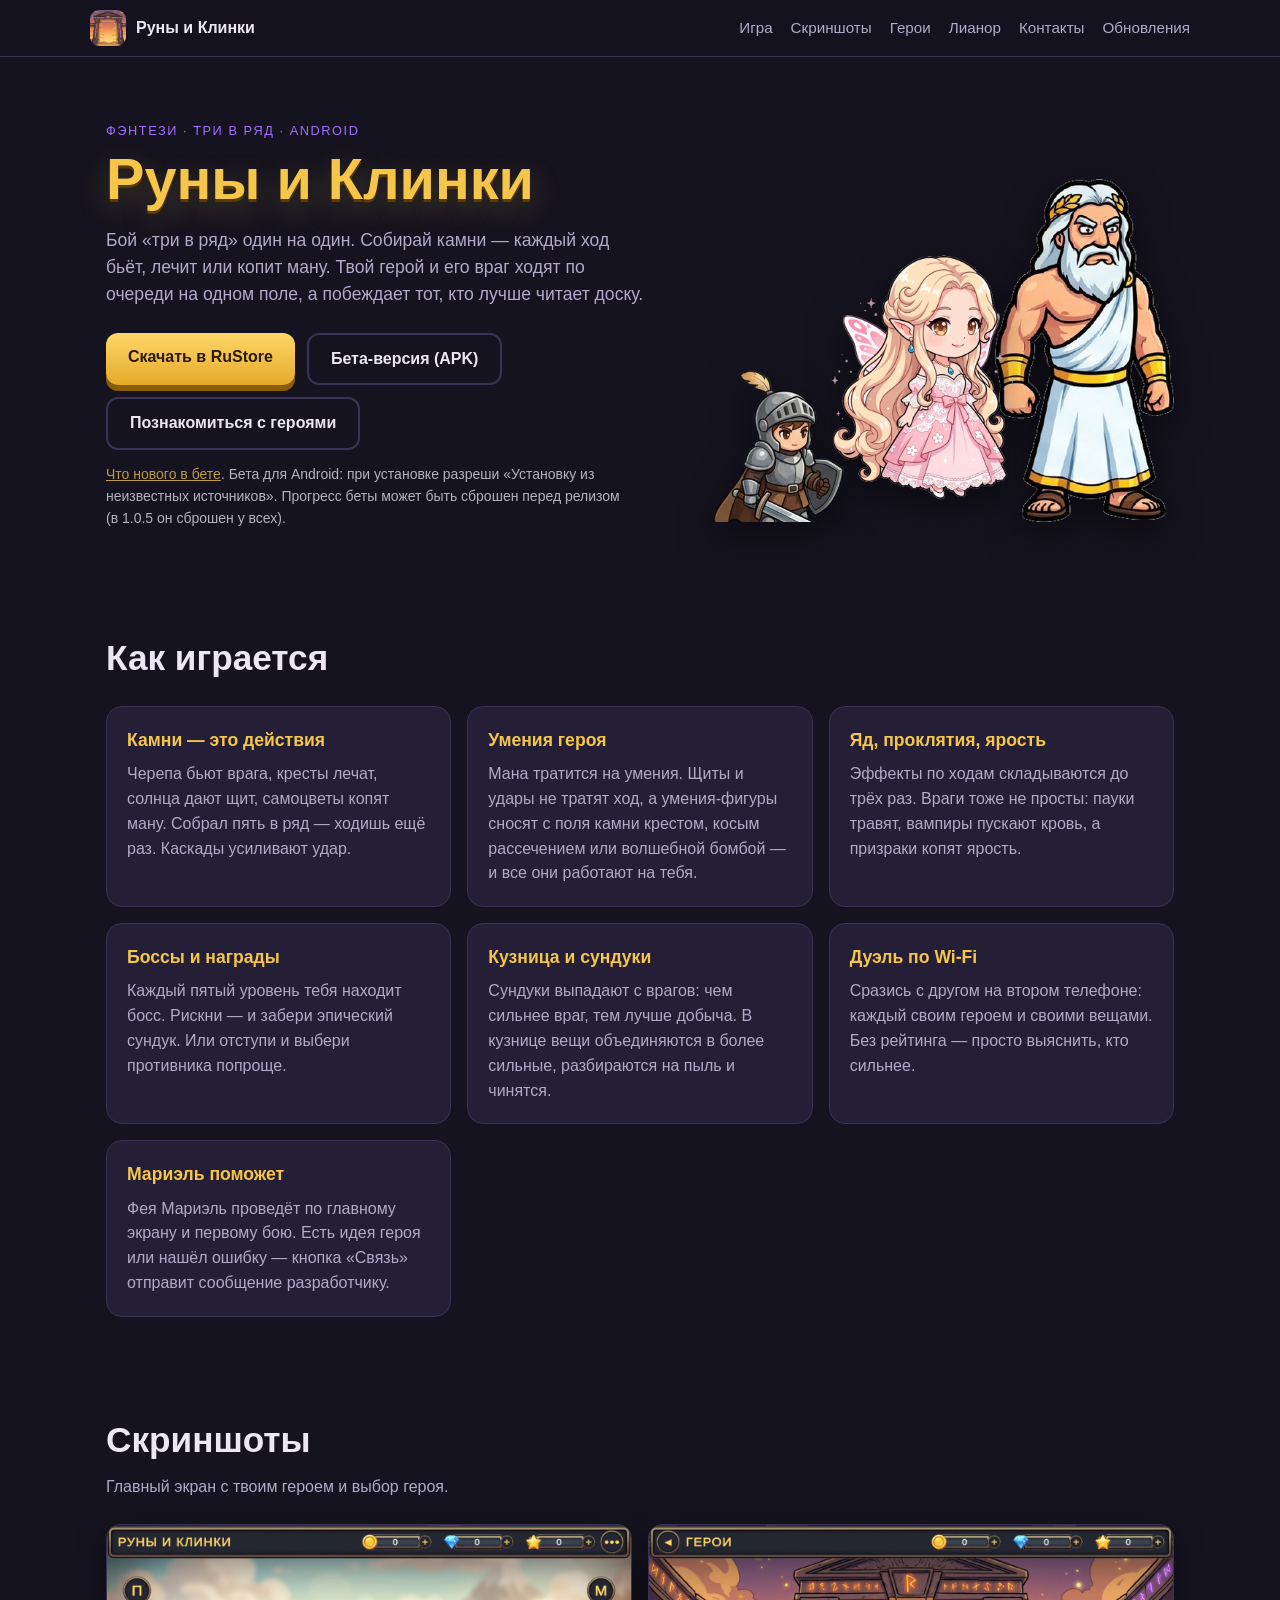
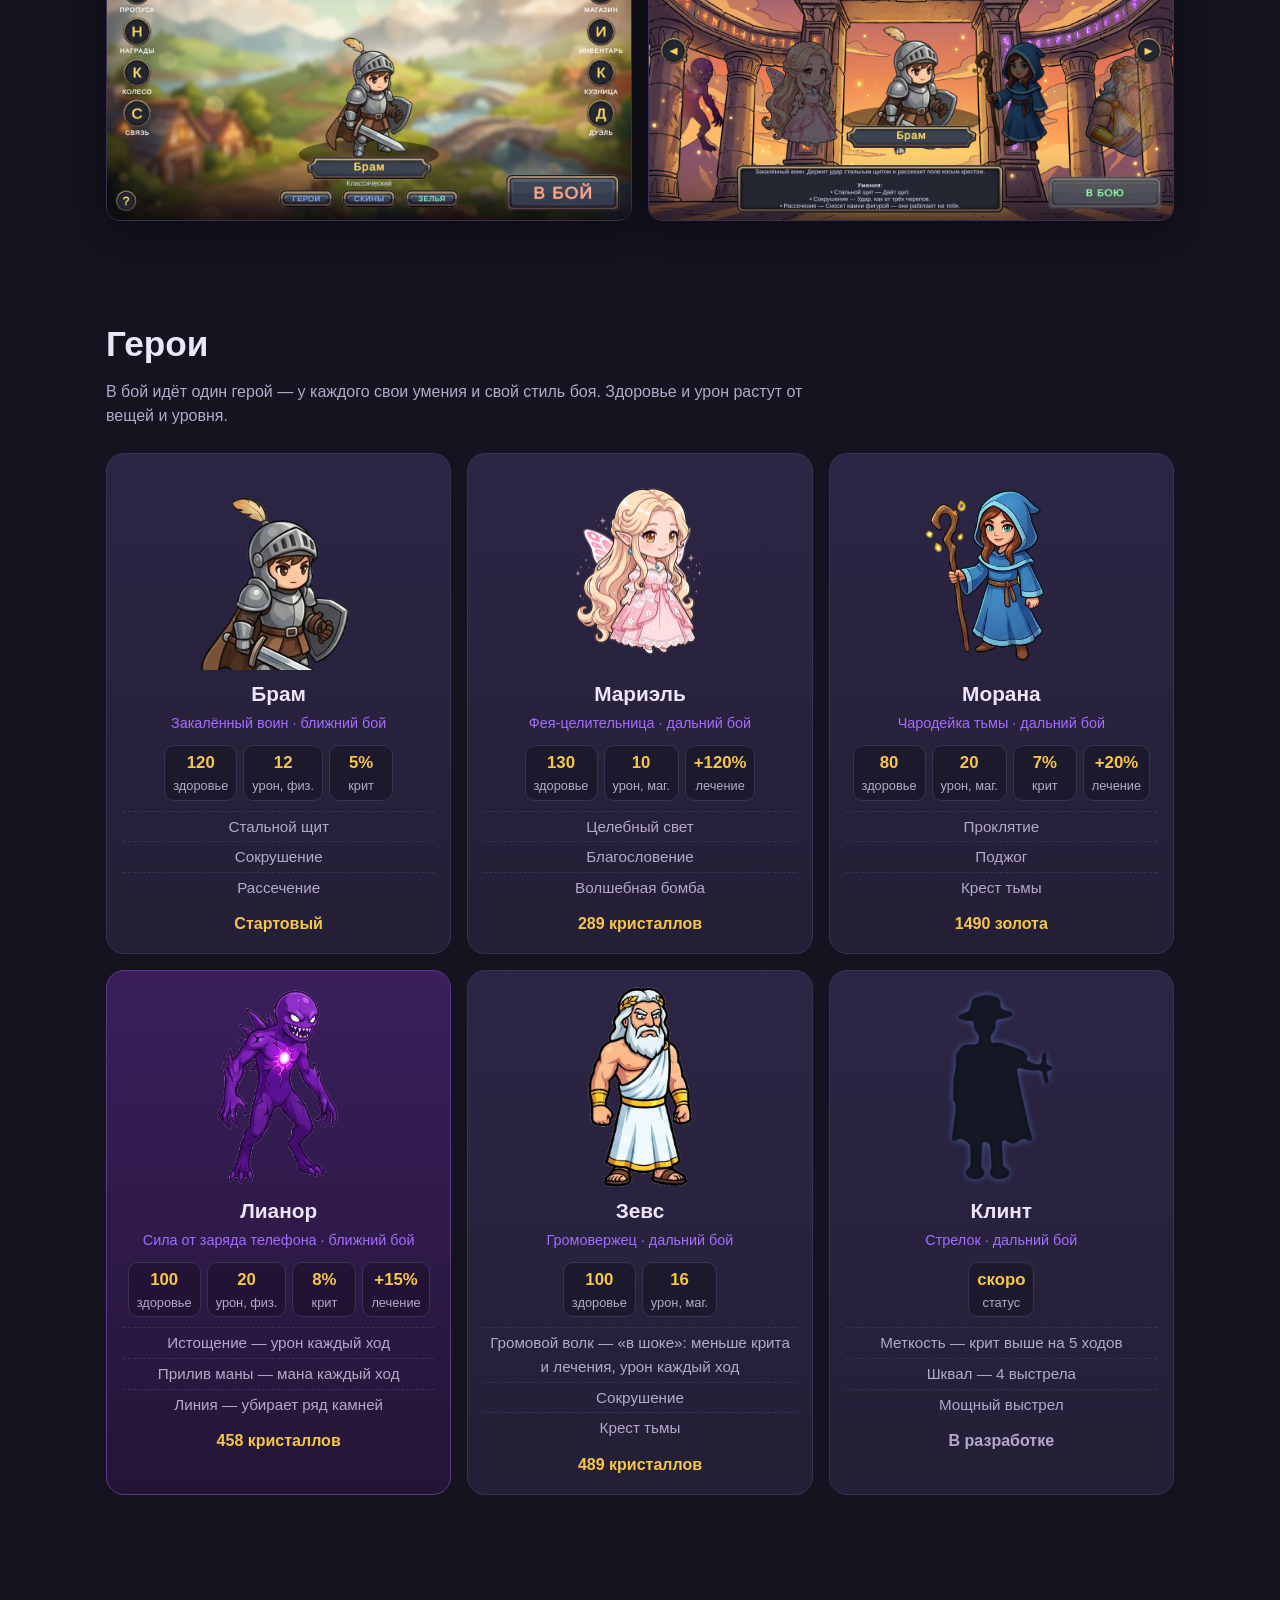
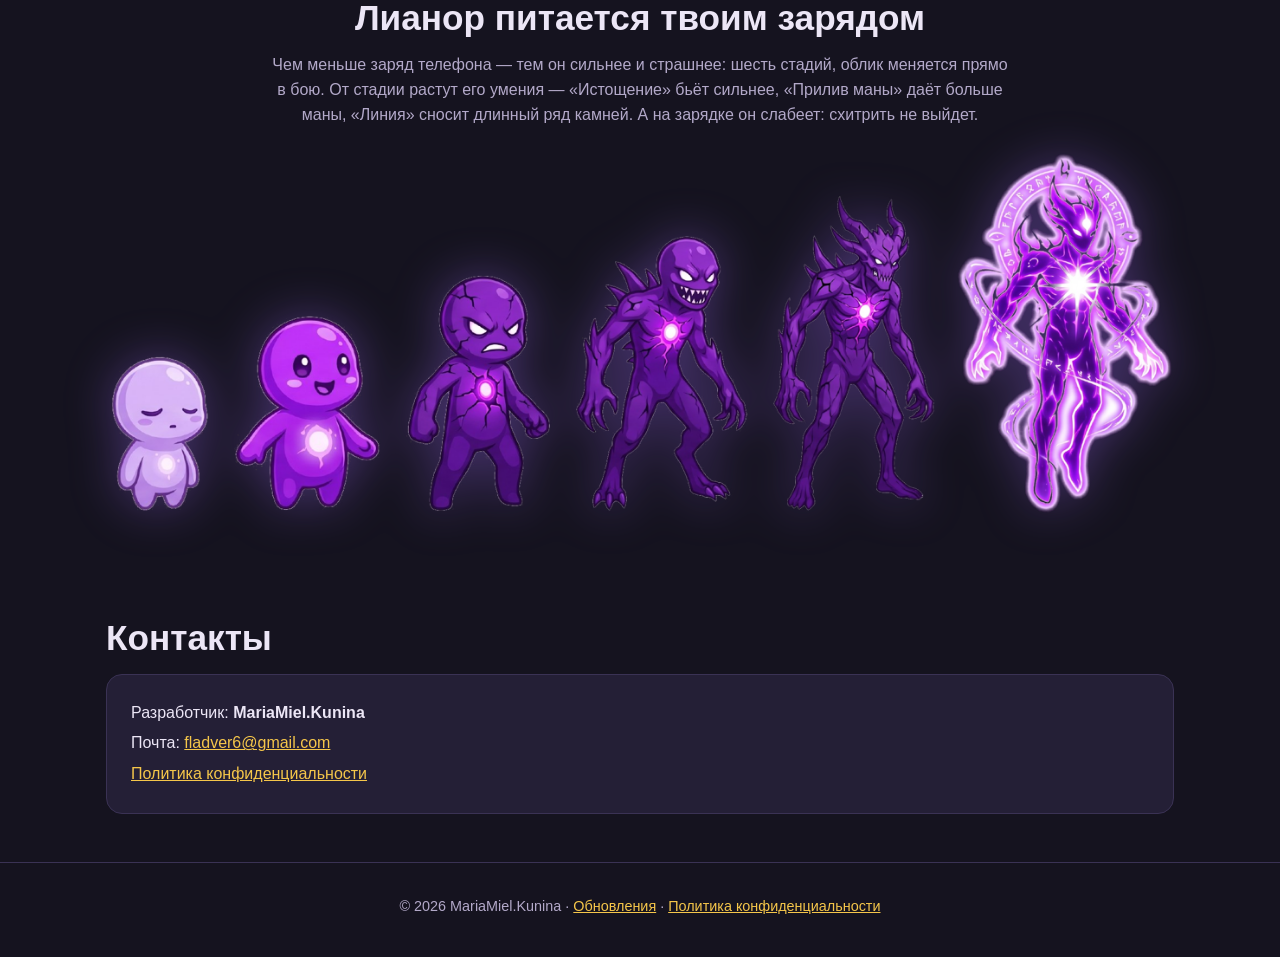
<file: index.html>
<!DOCTYPE html>
<html lang="ru">
<head>
<meta charset="UTF-8">
<meta name="viewport" content="width=device-width, initial-scale=1.0">
<title>Руны и Клинки — бой «три в ряд»</title>
<meta name="description" content="«Руны и Клинки» — фэнтези-бой «три в ряд» один на один: герои с умениями, яд и проклятия, боссы, кузница, сундуки и дуэль с другом по Wi-Fi. Для Android.">
<meta property="og:title" content="Руны и Клинки — бой «три в ряд»">
<meta property="og:description" content="Фэнтези-бой «три в ряд»: собирай камни, бей врагов умениями героев и побеждай боссов.">
<meta property="og:image" content="img/icon.png">
<link rel="icon" href="img/icon.png">
<link rel="stylesheet" href="style.css">
</head>
<body>

<header class="bar">
  <a class="brand" href="#top"><img src="img/icon.png" alt="">Руны и Клинки</a>
  <nav>
    <a href="#game">Игра</a>
    <a href="#screens">Скриншоты</a>
    <a href="#heroes">Герои</a>
    <a href="#lianor">Лианор</a>
    <a href="#contacts">Контакты</a>
    <a href="updates.html">Обновления</a>
  </nav>
</header>

<section class="hero" id="top">
  <div class="hero-text">
    <p class="kicker">Фэнтези · Три в ряд · Android</p>
    <h1>Руны и Клинки</h1>
    <p class="lead">Бой «три в ряд» один на один. Собирай камни — каждый ход бьёт, лечит или копит ману.
      Твой герой и его враг ходят по очереди на одном поле, а побеждает тот, кто лучше читает доску.</p>
    <div class="cta">
      <a class="store" href="https://www.rustore.ru/catalog/app/com.MariaMiel.Kunina.CastleDefenders">Скачать в RuStore</a>
      <a class="ghost" href="https://github.com/Fladver/castle-defenders/releases/download/v1.2.2-beta/RunesAndBlades-1.2.2.apk">Бета-версия (APK)</a>
      <a class="ghost" href="#heroes">Познакомиться с героями</a>
    </div>
    <p class="note"><a href="updates.html">Что нового в бете</a>. Бета для Android: при установке разреши «Установку из неизвестных источников».
      Прогресс беты может быть сброшен перед релизом (в 1.0.5 он сброшен у всех).</p>
  </div>
  <div class="hero-art">
    <img class="h1" src="img/bram.png" alt="Брам">
    <img class="h2" src="img/mael.png" alt="Мариэль">
    <img class="h3" src="img/zeus.png" alt="Зевс">
  </div>
</section>

<section class="block" id="game">
  <h2>Как играется</h2>
  <div class="grid">
    <article class="card">
      <h3>Камни — это действия</h3>
      <p>Черепа бьют врага, кресты лечат, солнца дают щит, самоцветы копят ману. Собрал пять в ряд — ходишь ещё раз.
        Каскады усиливают удар.</p>
    </article>
    <article class="card">
      <h3>Умения героя</h3>
      <p>Мана тратится на умения. Щиты и удары не тратят ход, а умения-фигуры сносят с поля камни крестом, косым рассечением или волшебной бомбой — и все они работают на тебя.</p>
    </article>
    <article class="card">
      <h3>Яд, проклятия, ярость</h3>
      <p>Эффекты по ходам складываются до трёх раз. Враги тоже не просты: пауки травят, вампиры пускают кровь,
        а призраки копят ярость.</p>
    </article>
    <article class="card">
      <h3>Боссы и награды</h3>
      <p>Каждый пятый уровень тебя находит босс. Рискни — и забери эпический сундук. Или отступи и выбери противника попроще.</p>
    </article>
    <article class="card">
      <h3>Кузница и сундуки</h3>
      <p>Сундуки выпадают с врагов: чем сильнее враг, тем лучше добыча. В кузнице вещи объединяются в более сильные, разбираются на пыль и чинятся.</p>
    </article>
    <article class="card">
      <h3>Дуэль по Wi-Fi</h3>
      <p>Сразись с другом на втором телефоне: каждый своим героем и своими вещами. Без рейтинга — просто выяснить, кто сильнее.</p>
    </article>
    <article class="card">
      <h3>Мариэль поможет</h3>
      <p>Фея Мариэль проведёт по главному экрану и первому бою. Есть идея героя или нашёл ошибку — кнопка «Связь» отправит сообщение разработчику.</p>
    </article>
  </div>
</section>

<section class="block" id="screens">
  <h2>Скриншоты</h2>
  <p class="sub">Главный экран с твоим героем и выбор героя.</p>
  <div class="shots">
    <img src="img/screen_main.jpg" alt="Главный экран: герой по центру, разделы по бокам, кнопка «В бой»" loading="lazy">
    <img src="img/screen_heroes.jpg" alt="Выбор героя: карусель с героями и их умениями" loading="lazy">
  </div>
</section>

<section class="block" id="heroes">
  <h2>Герои</h2>
  <p class="sub">В бой идёт один герой — у каждого свои умения и свой стиль боя. Здоровье и урон растут от вещей и уровня.</p>
  <div class="heroes">
    <article class="hcard">
      <img src="img/bram.png" alt="Брам">
      <h3>Брам</h3>
      <p class="tag">Закалённый воин · ближний бой</p>
      <div class="stats"><span><b>120</b>здоровье</span><span><b>12</b>урон, физ.</span><span><b>5%</b>крит</span></div>
      <ul><li>Стальной щит</li><li>Сокрушение</li><li>Рассечение</li></ul>
      <p class="price">Стартовый</p>
    </article>
    <article class="hcard">
      <img src="img/mael.png" alt="Мариэль">
      <h3>Мариэль</h3>
      <p class="tag">Фея-целительница · дальний бой</p>
      <div class="stats"><span><b>130</b>здоровье</span><span><b>10</b>урон, маг.</span><span><b>+120%</b>лечение</span></div>
      <ul><li>Целебный свет</li><li>Благословение</li><li>Волшебная бомба</li></ul>
      <p class="price">289 кристаллов</p>
    </article>
    <article class="hcard">
      <img src="img/morana.png" alt="Морана">
      <h3>Морана</h3>
      <p class="tag">Чародейка тьмы · дальний бой</p>
      <div class="stats"><span><b>80</b>здоровье</span><span><b>20</b>урон, маг.</span><span><b>7%</b>крит</span><span><b>+20%</b>лечение</span></div>
      <ul><li>Проклятие</li><li>Поджог</li><li>Крест тьмы</li></ul>
      <p class="price">1490 золота</p>
    </article>
    <article class="hcard dark">
      <img src="img/lianor.png" alt="Лианор">
      <h3>Лианор</h3>
      <p class="tag">Сила от заряда телефона · ближний бой</p>
      <div class="stats"><span><b>100</b>здоровье</span><span><b>20</b>урон, физ.</span><span><b>8%</b>крит</span><span><b>+15%</b>лечение</span></div>
      <ul><li>Истощение — урон каждый ход</li><li>Прилив маны — мана каждый ход</li><li>Линия — убирает ряд камней</li></ul>
      <p class="price">458 кристаллов</p>
    </article>
    <article class="hcard">
      <img src="img/zeus.png" alt="Зевс">
      <h3>Зевс</h3>
      <p class="tag">Громовержец · дальний бой</p>
      <div class="stats"><span><b>100</b>здоровье</span><span><b>16</b>урон, маг.</span></div>
      <ul><li>Громовой волк — «в шоке»: меньше крита и лечения, урон каждый ход</li><li>Сокрушение</li><li>Крест тьмы</li></ul>
      <p class="price">489 кристаллов</p>
    </article>
    <article class="hcard soon">
      <img src="img/clint.png" alt="Клинт">
      <h3>Клинт</h3>
      <p class="tag">Стрелок · дальний бой</p>
      <div class="stats"><span><b>скоро</b>статус</span></div>
      <ul><li>Меткость — крит выше на 5 ходов</li><li>Шквал — 4 выстрела</li><li>Мощный выстрел</li></ul>
      <p class="price">В разработке</p>
    </article>
  </div>
</section>

<section class="block lianor" id="lianor">
  <h2>Лианор питается твоим зарядом</h2>
  <p class="sub">Чем меньше заряд телефона — тем он сильнее и страшнее: шесть стадий, облик меняется прямо в бою.
    От стадии растут его умения — «Истощение» бьёт сильнее, «Прилив маны» даёт больше маны, «Линия» сносит длинный ряд камней.
    А на зарядке он слабеет: схитрить не выйдет.</p>
  <img class="forms" src="img/lianor_forms.png" alt="Шесть обликов Лианора — от малыша до сияющего демона">
</section>

<section class="block" id="contacts">
  <h2>Контакты</h2>
  <div class="contacts">
    <p>Разработчик: <strong>MariaMiel.Kunina</strong></p>
    <p>Почта: <a href="mailto:fladver6@gmail.com">fladver6@gmail.com</a></p>
    <p><a href="privacy.html">Политика конфиденциальности</a></p>
  </div>
</section>

<footer class="foot">© 2026 MariaMiel.Kunina · <a href="updates.html">Обновления</a> · <a href="privacy.html">Политика конфиденциальности</a></footer>

</body>
</html>
</file>
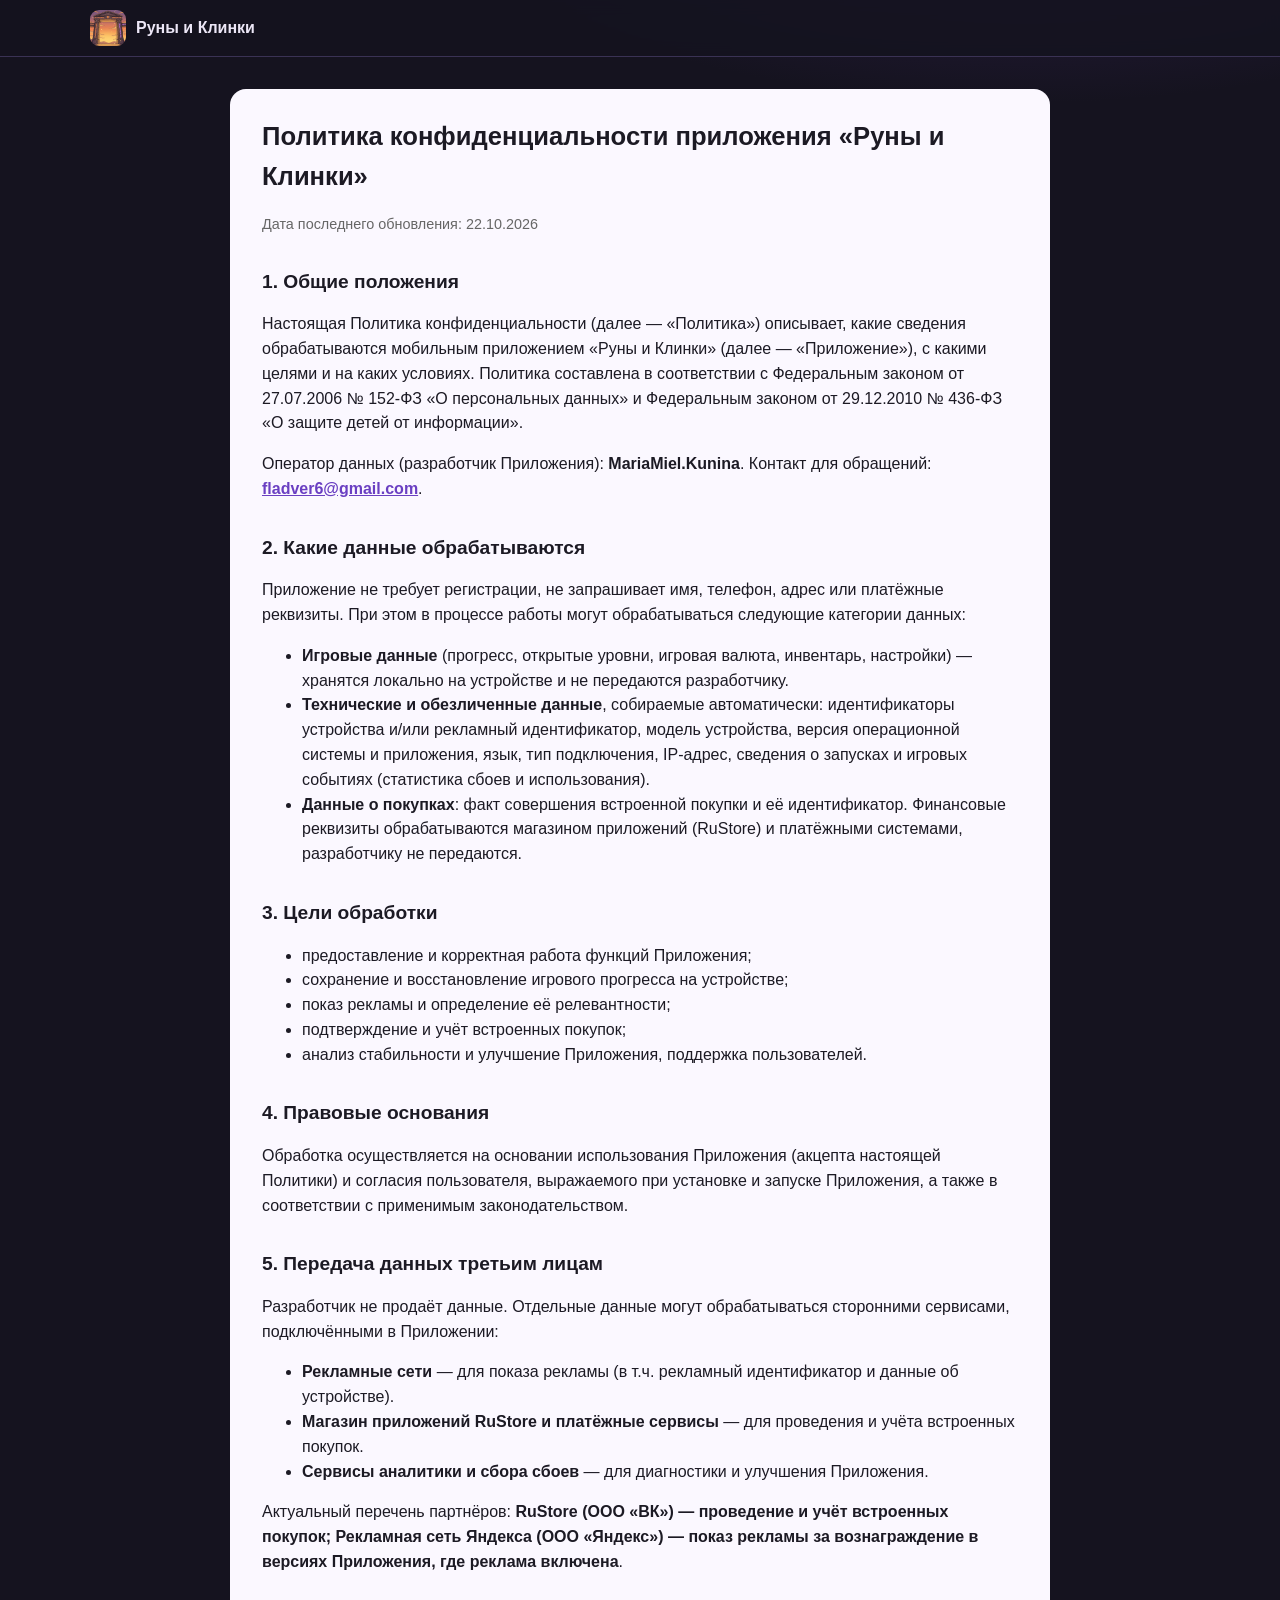
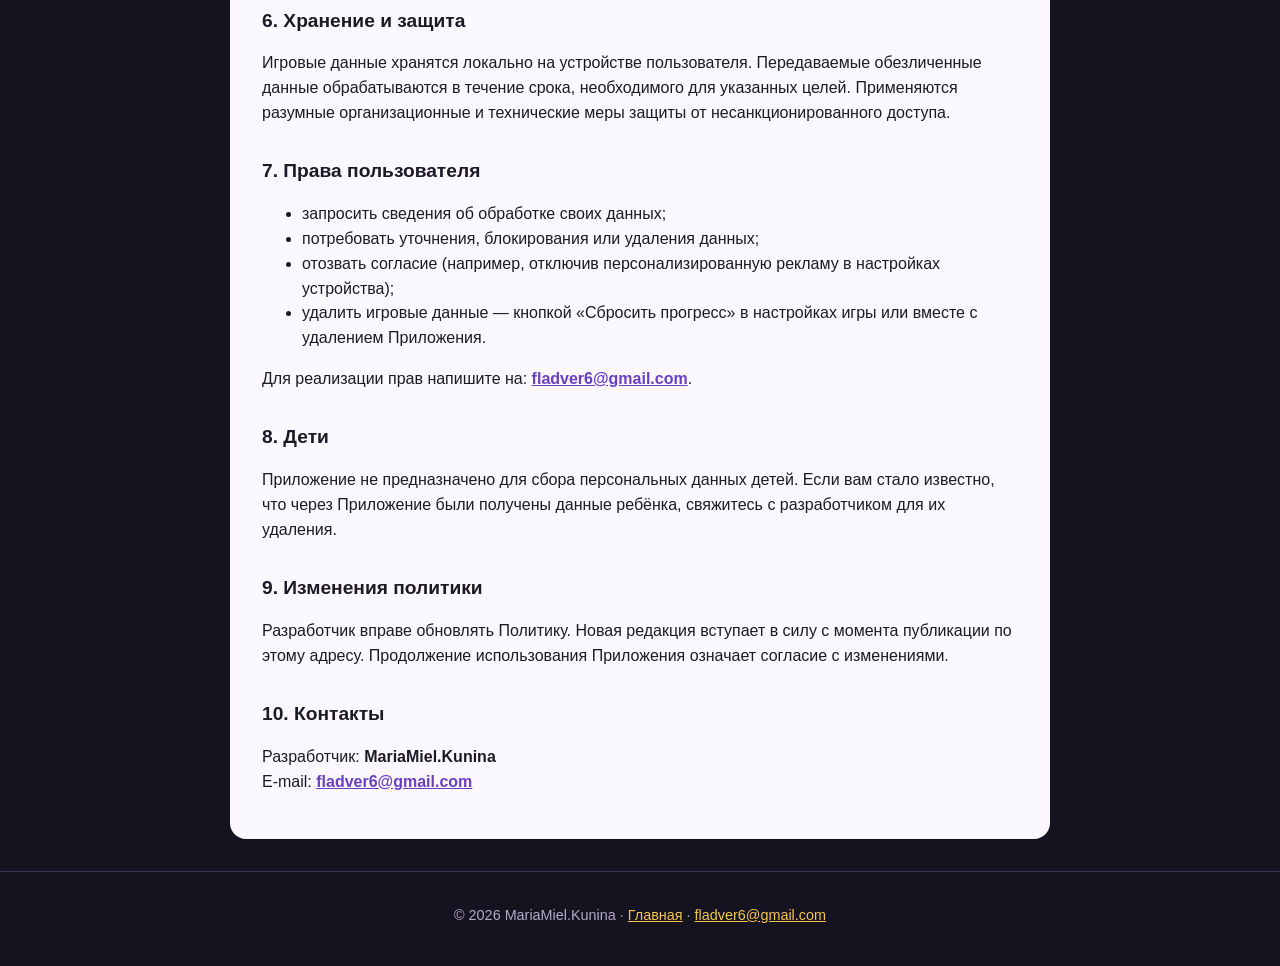
<file: privacy.html>
<!DOCTYPE html>
<html lang="ru">
<head>
<meta charset="UTF-8">
<meta name="viewport" content="width=device-width, initial-scale=1.0">
<title>Политика конфиденциальности — Руны и Клинки</title>
<link rel="icon" href="img/icon.png">
<link rel="stylesheet" href="style.css">
</head>
<body class="doc">
<header class="bar"><a class="brand" href="index.html"><img src="img/icon.png" alt="">Руны и Клинки</a></header>
<main class="paper">
<h1>Политика конфиденциальности приложения «Руны и Клинки»</h1>
<p class="muted">Дата последнего обновления: 22.10.2026</p>

<h2>1. Общие положения</h2>
<p>Настоящая Политика конфиденциальности (далее — «Политика») описывает, какие сведения обрабатываются
мобильным приложением «Руны и Клинки» (далее — «Приложение»), с какими целями и на каких условиях.
Политика составлена в соответствии с Федеральным законом от 27.07.2006 № 152-ФЗ «О персональных данных»
и Федеральным законом от 29.12.2010 № 436-ФЗ «О защите детей от информации».</p>
<p>Оператор данных (разработчик Приложения): <strong>MariaMiel.Kunina</strong>.
Контакт для обращений: <strong><a href="mailto:fladver6@gmail.com">fladver6@gmail.com</a></strong>.</p>

<h2>2. Какие данные обрабатываются</h2>
<p>Приложение не требует регистрации, не запрашивает имя, телефон, адрес или платёжные реквизиты.
При этом в процессе работы могут обрабатываться следующие категории данных:</p>
<ul>
  <li><strong>Игровые данные</strong> (прогресс, открытые уровни, игровая валюта, инвентарь, настройки) —
      хранятся локально на устройстве и не передаются разработчику.</li>
  <li><strong>Технические и обезличенные данные</strong>, собираемые автоматически: идентификаторы устройства
      и/или рекламный идентификатор, модель устройства, версия операционной системы и приложения, язык,
      тип подключения, IP-адрес, сведения о запусках и игровых событиях (статистика сбоев и использования).</li>
  <li><strong>Данные о покупках</strong>: факт совершения встроенной покупки и её идентификатор.
      Финансовые реквизиты обрабатываются магазином приложений (RuStore) и платёжными системами,
      разработчику не передаются.</li>
</ul>

<h2>3. Цели обработки</h2>
<ul>
  <li>предоставление и корректная работа функций Приложения;</li>
  <li>сохранение и восстановление игрового прогресса на устройстве;</li>
  <li>показ рекламы и определение её релевантности;</li>
  <li>подтверждение и учёт встроенных покупок;</li>
  <li>анализ стабильности и улучшение Приложения, поддержка пользователей.</li>
</ul>

<h2>4. Правовые основания</h2>
<p>Обработка осуществляется на основании использования Приложения (акцепта настоящей Политики)
и согласия пользователя, выражаемого при установке и запуске Приложения, а также в соответствии
с применимым законодательством.</p>

<h2>5. Передача данных третьим лицам</h2>
<p>Разработчик не продаёт данные. Отдельные данные могут обрабатываться сторонними сервисами,
подключёнными в Приложении:</p>
<ul>
  <li><strong>Рекламные сети</strong> — для показа рекламы (в т.ч. рекламный идентификатор и данные об устройстве).</li>
  <li><strong>Магазин приложений RuStore и платёжные сервисы</strong> — для проведения и учёта встроенных покупок.</li>
  <li><strong>Сервисы аналитики и сбора сбоев</strong> — для диагностики и улучшения Приложения.</li>
</ul>
<p>Актуальный перечень партнёров: <strong>RuStore (ООО «ВК») — проведение и учёт встроенных покупок; Рекламная сеть Яндекса (ООО «Яндекс») — показ рекламы за вознаграждение в версиях Приложения, где реклама включена</strong>.</p>

<h2>6. Хранение и защита</h2>
<p>Игровые данные хранятся локально на устройстве пользователя. Передаваемые обезличенные данные
обрабатываются в течение срока, необходимого для указанных целей. Применяются разумные организационные
и технические меры защиты от несанкционированного доступа.</p>

<h2>7. Права пользователя</h2>
<ul>
  <li>запросить сведения об обработке своих данных;</li>
  <li>потребовать уточнения, блокирования или удаления данных;</li>
  <li>отозвать согласие (например, отключив персонализированную рекламу в настройках устройства);</li>
  <li>удалить игровые данные — кнопкой «Сбросить прогресс» в настройках игры или вместе с удалением Приложения.</li>
</ul>
<p>Для реализации прав напишите на: <strong><a href="mailto:fladver6@gmail.com">fladver6@gmail.com</a></strong>.</p>

<h2>8. Дети</h2>
<p>Приложение не предназначено для сбора персональных данных детей. Если вам стало известно,
что через Приложение были получены данные ребёнка, свяжитесь с разработчиком для их удаления.</p>

<h2>9. Изменения политики</h2>
<p>Разработчик вправе обновлять Политику. Новая редакция вступает в силу с момента публикации
по этому адресу. Продолжение использования Приложения означает согласие с изменениями.</p>

<h2>10. Контакты</h2>
<p>Разработчик: <strong>MariaMiel.Kunina</strong><br>
E-mail: <strong><a href="mailto:fladver6@gmail.com">fladver6@gmail.com</a></strong></p>

</main>
<footer class="foot">© 2026 MariaMiel.Kunina · <a href="index.html">Главная</a> · <a href="mailto:fladver6@gmail.com">fladver6@gmail.com</a></footer>
</body>
</html>
</file>
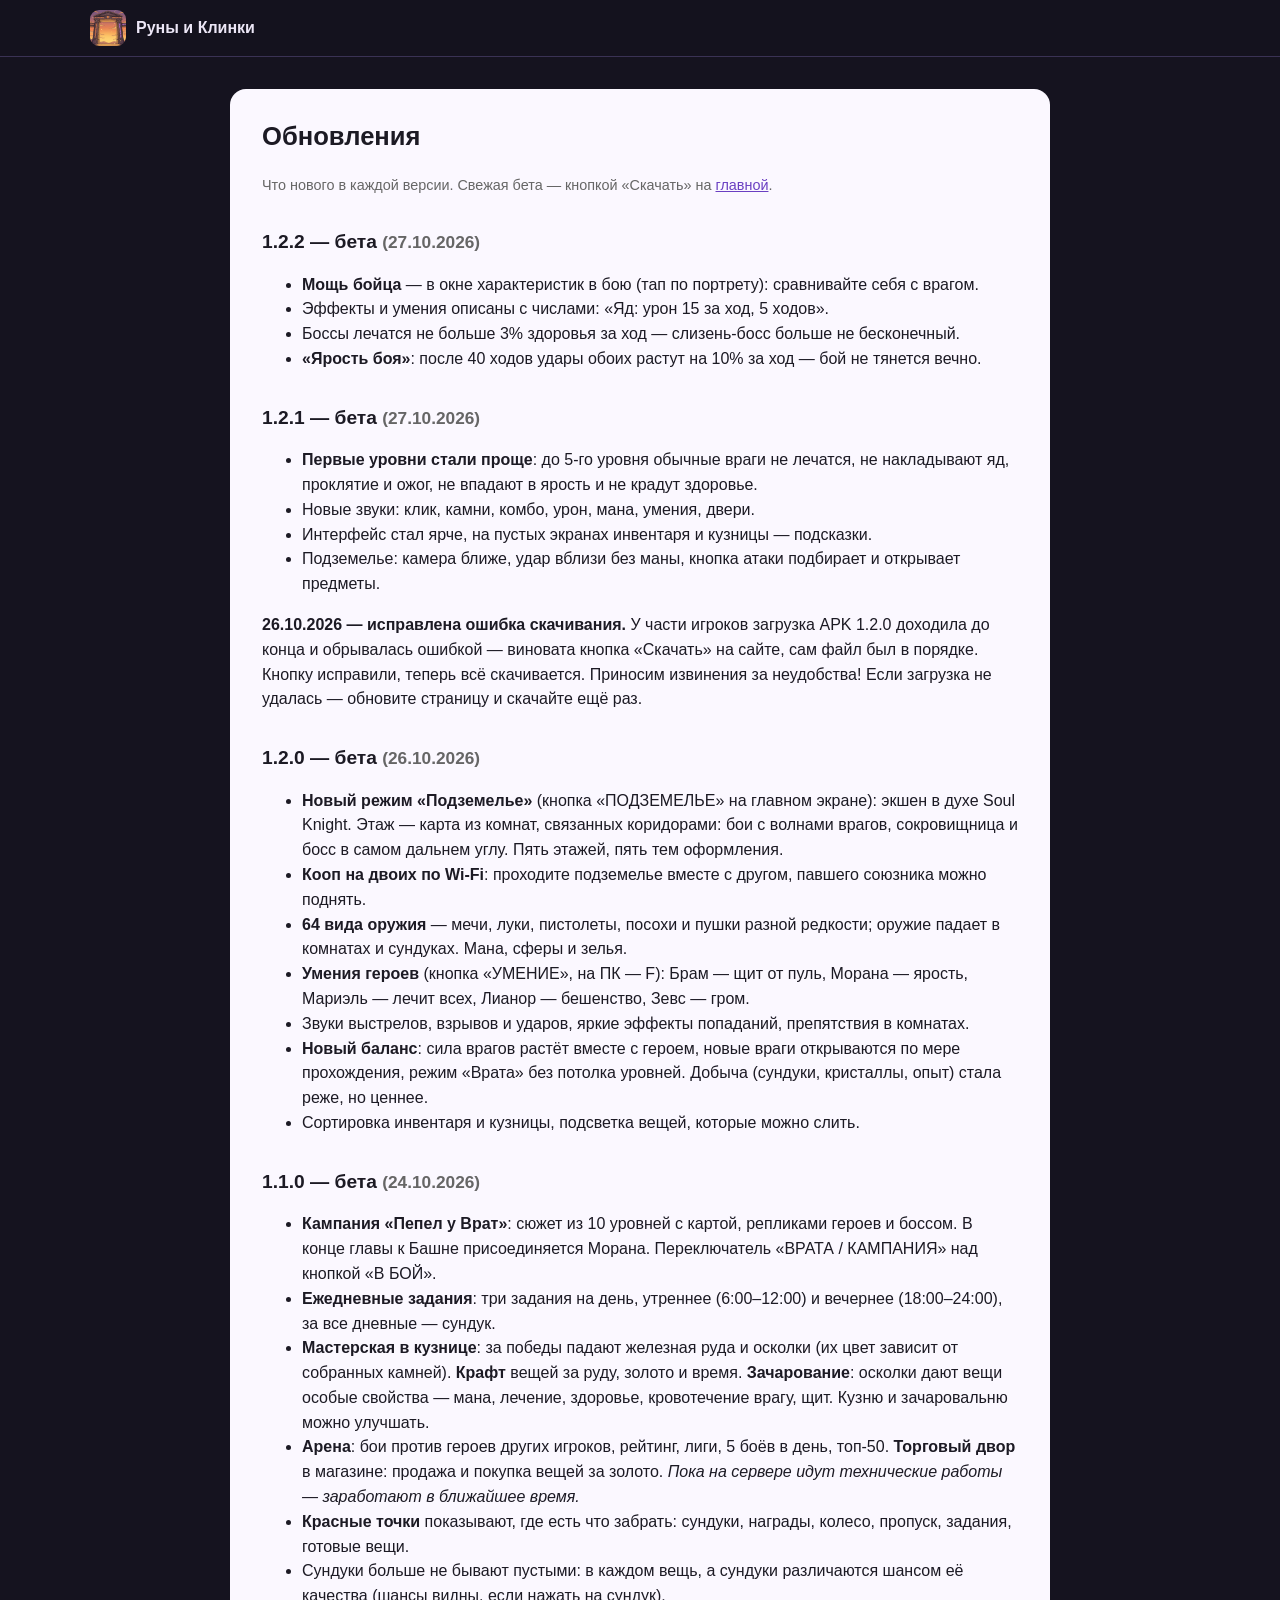
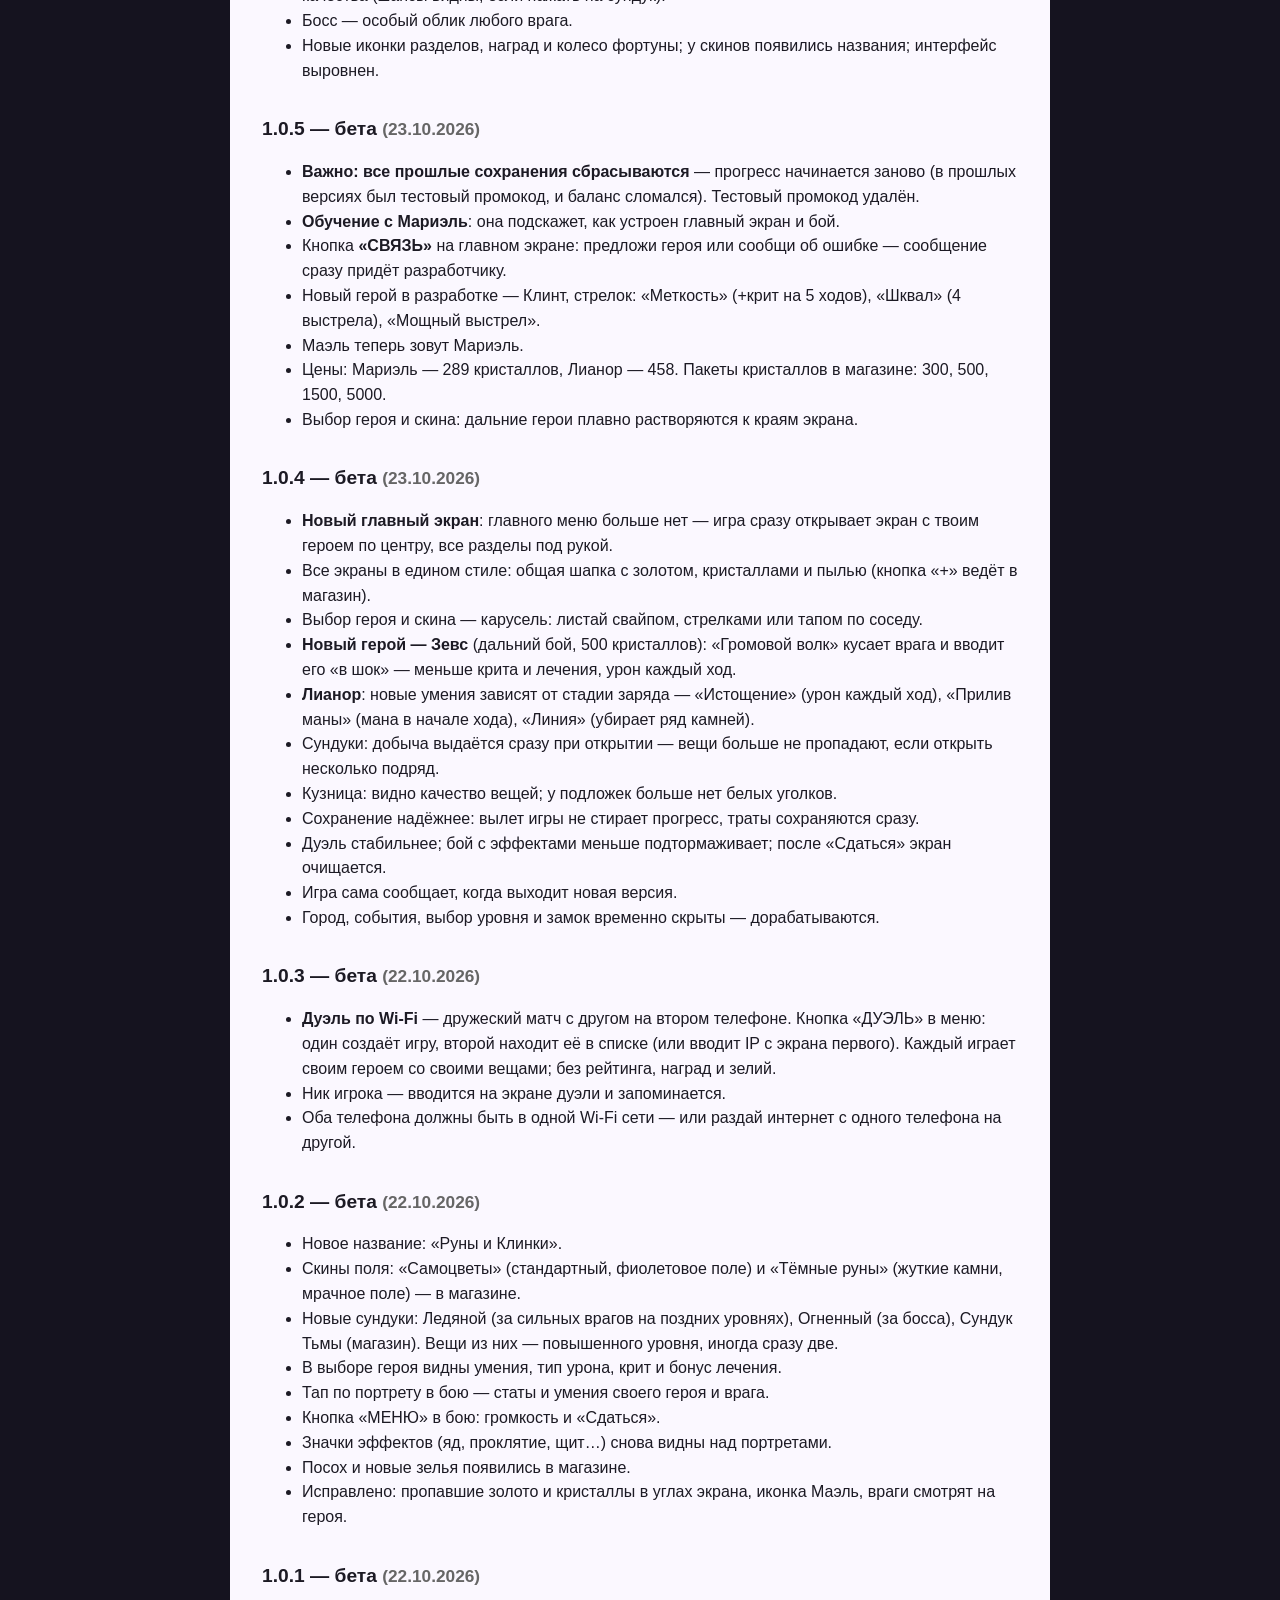
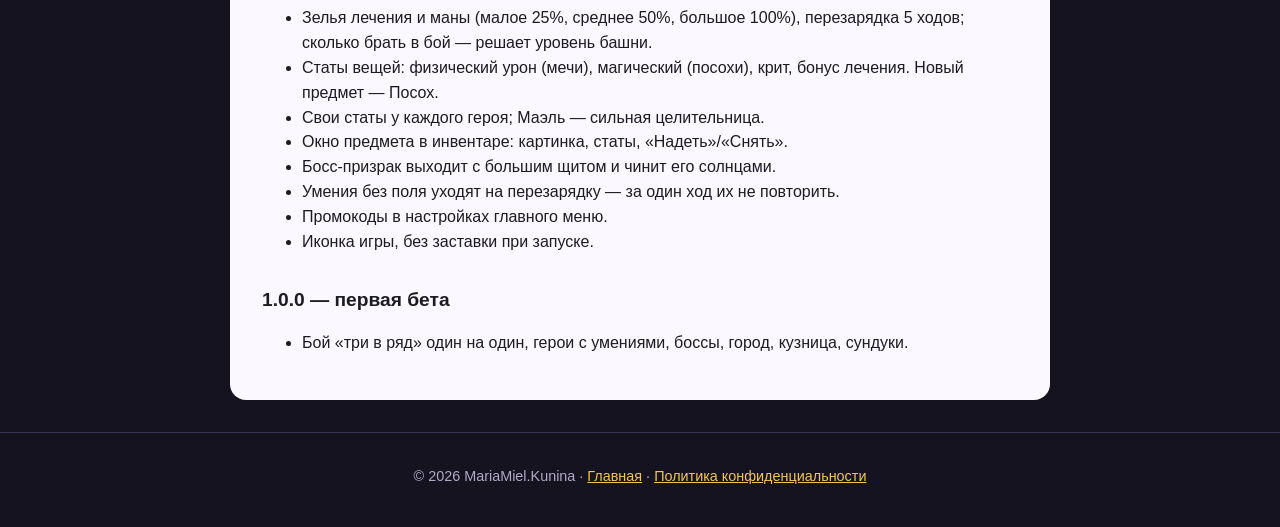
<file: updates.html>
<!DOCTYPE html>
<html lang="ru">
<head>
<meta charset="UTF-8">
<meta name="viewport" content="width=device-width, initial-scale=1.0">
<title>Обновления — Руны и Клинки</title>
<link rel="icon" href="img/icon.png">
<link rel="stylesheet" href="style.css">
</head>
<body class="doc">
<header class="bar"><a class="brand" href="index.html"><img src="img/icon.png" alt="">Руны и Клинки</a></header>
<main class="paper">
<h1>Обновления</h1>
<p class="muted">Что нового в каждой версии. Свежая бета — кнопкой «Скачать» на <a href="index.html">главной</a>.</p>

<h2>1.2.2 — бета <span class="muted">(27.10.2026)</span></h2>
<ul>
  <li><b>Мощь бойца</b> — в окне характеристик в бою (тап по портрету): сравнивайте себя с врагом.</li>
  <li>Эффекты и умения описаны с числами: «Яд: урон 15 за ход, 5 ходов».</li>
  <li>Боссы лечатся не больше 3% здоровья за ход — слизень-босс больше не бесконечный.</li>
  <li><b>«Ярость боя»</b>: после 40 ходов удары обоих растут на 10% за ход — бой не тянется вечно.</li>
</ul>

<h2>1.2.1 — бета <span class="muted">(27.10.2026)</span></h2>
<ul>
  <li><b>Первые уровни стали проще</b>: до 5-го уровня обычные враги не лечатся, не накладывают яд, проклятие и ожог, не впадают в ярость и не крадут здоровье.</li>
  <li>Новые звуки: клик, камни, комбо, урон, мана, умения, двери.</li>
  <li>Интерфейс стал ярче, на пустых экранах инвентаря и кузницы — подсказки.</li>
  <li>Подземелье: камера ближе, удар вблизи без маны, кнопка атаки подбирает и открывает предметы.</li>
</ul>

<p><b>26.10.2026 — исправлена ошибка скачивания.</b> У части игроков загрузка APK 1.2.0 доходила до конца и обрывалась ошибкой — виновата кнопка «Скачать» на сайте, сам файл был в порядке. Кнопку исправили, теперь всё скачивается. Приносим извинения за неудобства! Если загрузка не удалась — обновите страницу и скачайте ещё раз.</p>

<h2>1.2.0 — бета <span class="muted">(26.10.2026)</span></h2>
<ul>
  <li><b>Новый режим «Подземелье»</b> (кнопка «ПОДЗЕМЕЛЬЕ» на главном экране): экшен в духе Soul Knight. Этаж — карта из комнат, связанных коридорами: бои с волнами врагов, сокровищница и босс в самом дальнем углу. Пять этажей, пять тем оформления.</li>
  <li><b>Кооп на двоих по Wi-Fi</b>: проходите подземелье вместе с другом, павшего союзника можно поднять.</li>
  <li><b>64 вида оружия</b> — мечи, луки, пистолеты, посохи и пушки разной редкости; оружие падает в комнатах и сундуках. Мана, сферы и зелья.</li>
  <li><b>Умения героев</b> (кнопка «УМЕНИЕ», на ПК — F): Брам — щит от пуль, Морана — ярость, Мариэль — лечит всех, Лианор — бешенство, Зевс — гром.</li>
  <li>Звуки выстрелов, взрывов и ударов, яркие эффекты попаданий, препятствия в комнатах.</li>
  <li><b>Новый баланс</b>: сила врагов растёт вместе с героем, новые враги открываются по мере прохождения, режим «Врата» без потолка уровней. Добыча (сундуки, кристаллы, опыт) стала реже, но ценнее.</li>
  <li>Сортировка инвентаря и кузницы, подсветка вещей, которые можно слить.</li>
</ul>

<h2>1.1.0 — бета <span class="muted">(24.10.2026)</span></h2>
<ul>
  <li><b>Кампания «Пепел у Врат»</b>: сюжет из 10 уровней с картой, репликами героев и боссом. В конце главы к Башне присоединяется Морана. Переключатель «ВРАТА / КАМПАНИЯ» над кнопкой «В БОЙ».</li>
  <li><b>Ежедневные задания</b>: три задания на день, утреннее (6:00–12:00) и вечернее (18:00–24:00), за все дневные — сундук.</li>
  <li><b>Мастерская в кузнице</b>: за победы падают железная руда и осколки (их цвет зависит от собранных камней). <b>Крафт</b> вещей за руду, золото и время. <b>Зачарование</b>: осколки дают вещи особые свойства — мана, лечение, здоровье, кровотечение врагу, щит. Кузню и зачаровальню можно улучшать.</li>
  <li><b>Арена</b>: бои против героев других игроков, рейтинг, лиги, 5 боёв в день, топ-50. <b>Торговый двор</b> в магазине: продажа и покупка вещей за золото. <i>Пока на сервере идут технические работы — заработают в ближайшее время.</i></li>
  <li><b>Красные точки</b> показывают, где есть что забрать: сундуки, награды, колесо, пропуск, задания, готовые вещи.</li>
  <li>Сундуки больше не бывают пустыми: в каждом вещь, а сундуки различаются шансом её качества (шансы видны, если нажать на сундук).</li>
  <li>Босс — особый облик любого врага.</li>
  <li>Новые иконки разделов, наград и колесо фортуны; у скинов появились названия; интерфейс выровнен.</li>
</ul>

<h2>1.0.5 — бета <span class="muted">(23.10.2026)</span></h2>
<ul>
  <li><b>Важно: все прошлые сохранения сбрасываются</b> — прогресс начинается заново (в прошлых версиях был тестовый промокод, и баланс сломался). Тестовый промокод удалён.</li>
  <li><b>Обучение с Мариэль</b>: она подскажет, как устроен главный экран и бой.</li>
  <li>Кнопка <b>«СВЯЗЬ»</b> на главном экране: предложи героя или сообщи об ошибке — сообщение сразу придёт разработчику.</li>
  <li>Новый герой в разработке — Клинт, стрелок: «Меткость» (+крит на 5 ходов), «Шквал» (4 выстрела), «Мощный выстрел».</li>
  <li>Маэль теперь зовут Мариэль.</li>
  <li>Цены: Мариэль — 289 кристаллов, Лианор — 458. Пакеты кристаллов в магазине: 300, 500, 1500, 5000.</li>
  <li>Выбор героя и скина: дальние герои плавно растворяются к краям экрана.</li>
</ul>

<h2>1.0.4 — бета <span class="muted">(23.10.2026)</span></h2>
<ul>
  <li><b>Новый главный экран</b>: главного меню больше нет — игра сразу открывает экран с твоим героем по центру, все разделы под рукой.</li>
  <li>Все экраны в едином стиле: общая шапка с золотом, кристаллами и пылью (кнопка «+» ведёт в магазин).</li>
  <li>Выбор героя и скина — карусель: листай свайпом, стрелками или тапом по соседу.</li>
  <li><b>Новый герой — Зевс</b> (дальний бой, 500 кристаллов): «Громовой волк» кусает врага и вводит его «в шок» — меньше крита и лечения, урон каждый ход.</li>
  <li><b>Лианор</b>: новые умения зависят от стадии заряда — «Истощение» (урон каждый ход), «Прилив маны» (мана в начале хода), «Линия» (убирает ряд камней).</li>
  <li>Сундуки: добыча выдаётся сразу при открытии — вещи больше не пропадают, если открыть несколько подряд.</li>
  <li>Кузница: видно качество вещей; у подложек больше нет белых уголков.</li>
  <li>Сохранение надёжнее: вылет игры не стирает прогресс, траты сохраняются сразу.</li>
  <li>Дуэль стабильнее; бой с эффектами меньше подтормаживает; после «Сдаться» экран очищается.</li>
  <li>Игра сама сообщает, когда выходит новая версия.</li>
  <li>Город, события, выбор уровня и замок временно скрыты — дорабатываются.</li>
</ul>

<h2>1.0.3 — бета <span class="muted">(22.10.2026)</span></h2>
<ul>
  <li><b>Дуэль по Wi-Fi</b> — дружеский матч с другом на втором телефоне. Кнопка «ДУЭЛЬ» в меню: один создаёт игру, второй находит её в списке (или вводит IP с экрана первого). Каждый играет своим героем со своими вещами; без рейтинга, наград и зелий.</li>
  <li>Ник игрока — вводится на экране дуэли и запоминается.</li>
  <li>Оба телефона должны быть в одной Wi-Fi сети — или раздай интернет с одного телефона на другой.</li>
</ul>

<h2>1.0.2 — бета <span class="muted">(22.10.2026)</span></h2>
<ul>
  <li>Новое название: «Руны и Клинки».</li>
  <li>Скины поля: «Самоцветы» (стандартный, фиолетовое поле) и «Тёмные руны» (жуткие камни, мрачное поле) — в магазине.</li>
  <li>Новые сундуки: Ледяной (за сильных врагов на поздних уровнях), Огненный (за босса), Сундук Тьмы (магазин). Вещи из них — повышенного уровня, иногда сразу две.</li>
  <li>В выборе героя видны умения, тип урона, крит и бонус лечения.</li>
  <li>Тап по портрету в бою — статы и умения своего героя и врага.</li>
  <li>Кнопка «МЕНЮ» в бою: громкость и «Сдаться».</li>
  <li>Значки эффектов (яд, проклятие, щит…) снова видны над портретами.</li>
  <li>Посох и новые зелья появились в магазине.</li>
  <li>Исправлено: пропавшие золото и кристаллы в углах экрана, иконка Маэль, враги смотрят на героя.</li>
</ul>

<h2>1.0.1 — бета <span class="muted">(22.10.2026)</span></h2>
<ul>
  <li>Зелья лечения и маны (малое 25%, среднее 50%, большое 100%), перезарядка 5 ходов; сколько брать в бой — решает уровень башни.</li>
  <li>Статы вещей: физический урон (мечи), магический (посохи), крит, бонус лечения. Новый предмет — Посох.</li>
  <li>Свои статы у каждого героя; Маэль — сильная целительница.</li>
  <li>Окно предмета в инвентаре: картинка, статы, «Надеть»/«Снять».</li>
  <li>Босс-призрак выходит с большим щитом и чинит его солнцами.</li>
  <li>Умения без поля уходят на перезарядку — за один ход их не повторить.</li>
  <li>Промокоды в настройках главного меню.</li>
  <li>Иконка игры, без заставки при запуске.</li>
</ul>

<h2>1.0.0 — первая бета</h2>
<ul>
  <li>Бой «три в ряд» один на один, герои с умениями, боссы, город, кузница, сундуки.</li>
</ul>
</main>
<footer class="foot">© 2026 MariaMiel.Kunina · <a href="index.html">Главная</a> · <a href="privacy.html">Политика конфиденциальности</a></footer>
</body>
</html>
</file>
<file: style.css>
:root {
  --bg: #15131f;
  --bg2: #1e1a2e;
  --card: #241f36;
  --line: #3a3254;
  --text: #ece6f6;
  --muted: #b3a9c9;
  --gold: #f5c64a;
  --violet: #a46cff;
}

* { box-sizing: border-box; }
html { scroll-behavior: smooth; }
body {
  margin: 0;
  background: radial-gradient(1200px 600px at 80% -10%, #3a2560 0%, transparent 60%), var(--bg);
  color: var(--text);
  font-family: -apple-system, "Segoe UI", Roboto, Arial, sans-serif;
  line-height: 1.55;
}
a { color: var(--gold); }
img { max-width: 100%; display: block; }

/* шапка */
.bar {
  position: sticky; top: 0; z-index: 10;
  display: flex; align-items: center; justify-content: space-between; gap: 16px;
  padding: 10px max(16px, calc((100% - 1100px) / 2));
  background: rgba(21, 19, 31, 0.85); backdrop-filter: blur(8px);
  border-bottom: 1px solid var(--line);
}
.brand { display: flex; align-items: center; gap: 10px; color: var(--text); text-decoration: none; font-weight: 700; }
.brand img { width: 36px; height: 36px; border-radius: 9px; }
.bar nav { display: flex; gap: 18px; flex-wrap: wrap; }
.bar nav a { color: var(--muted); text-decoration: none; font-size: 0.95rem; }
.bar nav a:hover { color: var(--text); }

/* первый экран */
.hero {
  max-width: 1100px; margin: 0 auto; padding: 64px 16px 40px;
  display: grid; grid-template-columns: 1.1fr 1fr; gap: 24px; align-items: center;
}
.kicker { color: var(--violet); text-transform: uppercase; letter-spacing: 0.12em; font-size: 0.8rem; margin: 0 0 8px; }
.hero h1 { font-size: clamp(2.2rem, 6vw, 3.6rem); line-height: 1.05; margin: 0 0 16px; color: var(--gold);
  text-shadow: 0 3px 0 #5a3a00, 0 10px 30px rgba(245, 198, 74, 0.25); }
.lead { color: var(--muted); font-size: 1.1rem; max-width: 34em; }
.cta { display: flex; gap: 12px; flex-wrap: wrap; margin-top: 24px; }
.store, .ghost {
  display: inline-block; padding: 12px 22px; border-radius: 12px; font-weight: 700; text-decoration: none;
}
.store { background: linear-gradient(180deg, #ffd768, #e4a92a); color: #2a1a00; box-shadow: 0 6px 0 #8a5d00; }
.store.soon { opacity: 0.85; cursor: default; }
.ghost { border: 2px solid var(--line); color: var(--text); }
.ghost:hover { border-color: var(--violet); }
.hero-art { position: relative; height: 380px; }
.hero-art img { position: absolute; bottom: 0; filter: drop-shadow(0 12px 18px rgba(0, 0, 0, 0.5)); }
.hero-art .h1 { left: 0; width: 42%; }
.hero-art .h2 { left: 28%; width: 44%; z-index: 2; }
.hero-art .h3 { right: 0; width: 36%; }

/* разделы */
.block { max-width: 1100px; margin: 0 auto; padding: 48px 16px; }
.block h2 { font-size: clamp(1.6rem, 4vw, 2.2rem); margin: 0 0 8px; }
.sub { color: var(--muted); margin: 0 0 24px; max-width: 46em; }
.grid { display: grid; grid-template-columns: repeat(3, 1fr); gap: 16px; margin-top: 20px; }
.card { background: var(--card); border: 1px solid var(--line); border-radius: 16px; padding: 20px; }
.card h3 { margin: 0 0 8px; color: var(--gold); font-size: 1.1rem; }
.card p { margin: 0; color: var(--muted); }

.heroes { display: grid; grid-template-columns: repeat(3, 1fr); gap: 16px; }
.hcard {
  background: linear-gradient(180deg, #2c2545, var(--card)); border: 1px solid var(--line);
  border-radius: 18px; padding: 16px; text-align: center;
}
.hcard img { height: 200px; width: auto; margin: 0 auto 8px; object-fit: contain; }
.hcard h3 { margin: 4px 0 0; font-size: 1.3rem; }
.hcard .tag { margin: 2px 0 10px; color: var(--violet); font-size: 0.9rem; }
.hcard ul { list-style: none; margin: 0; padding: 0; color: var(--muted); font-size: 0.95rem; }
.hcard li { padding: 3px 0; border-top: 1px dashed var(--line); }
.hcard.dark { background: linear-gradient(180deg, #3a1f5c, #241536); border-color: #5b3a8a; }

.lianor { text-align: center; }
.lianor .sub { margin-left: auto; margin-right: auto; }
.forms { margin: 8px auto 0; filter: drop-shadow(0 0 24px rgba(164, 108, 255, 0.35)); }

.contacts { background: var(--card); border: 1px solid var(--line); border-radius: 16px; padding: 20px 24px; }
.contacts p { margin: 6px 0; }

.foot { text-align: center; color: var(--muted); padding: 32px 16px 40px; border-top: 1px solid var(--line); font-size: 0.9rem; }

/* политика */
.doc .paper {
  max-width: 820px; margin: 32px auto; padding: 28px 32px;
  background: #fbf8ff; color: #1c1a24; border-radius: 16px;
}
.doc .paper h1 { font-size: 1.6em; margin-top: 0; }
.doc .paper h2 { font-size: 1.2em; margin-top: 1.6em; }
.doc .paper a { color: #6a3fc2; }
.doc .muted { color: #666; font-size: 0.9em; }

/* телефоны */
/* статы героя */
.stats { display: flex; justify-content: center; flex-wrap: wrap; gap: 6px; margin: 0 0 10px; }
.stats span { background: rgba(0, 0, 0, 0.25); border: 1px solid var(--line); border-radius: 10px; padding: 4px 8px;
  font-size: 0.8rem; color: var(--muted); display: flex; flex-direction: column; min-width: 64px; }
.stats b { color: var(--gold); font-size: 1.05rem; }
.hcard .price { margin: 10px 0 0; font-weight: 700; color: var(--gold); }
.hcard.soon img { opacity: 0.85; }
.hcard.soon .price { color: var(--muted); }

/* скриншоты */
.shots { display: grid; grid-template-columns: 1fr 1fr; gap: 16px; }
.shots img { border-radius: 14px; border: 1px solid var(--line); box-shadow: 0 10px 30px rgba(0, 0, 0, 0.4); }

@media (max-width: 900px) {
  .shots { grid-template-columns: 1fr; }
  .hero { grid-template-columns: 1fr; padding-top: 40px; }
  .hero-art { height: 300px; }
  .grid { grid-template-columns: 1fr 1fr; }
  .heroes { grid-template-columns: 1fr 1fr; }
}
@media (max-width: 560px) {
  .bar nav { display: none; }
  .grid, .heroes { grid-template-columns: 1fr; }
  .hero-art { height: 240px; }
  .doc .paper { margin: 16px; padding: 20px; }
}

.note { margin-top: 14px; font-size: 14px; opacity: 0.75; max-width: 520px; }
</file>
